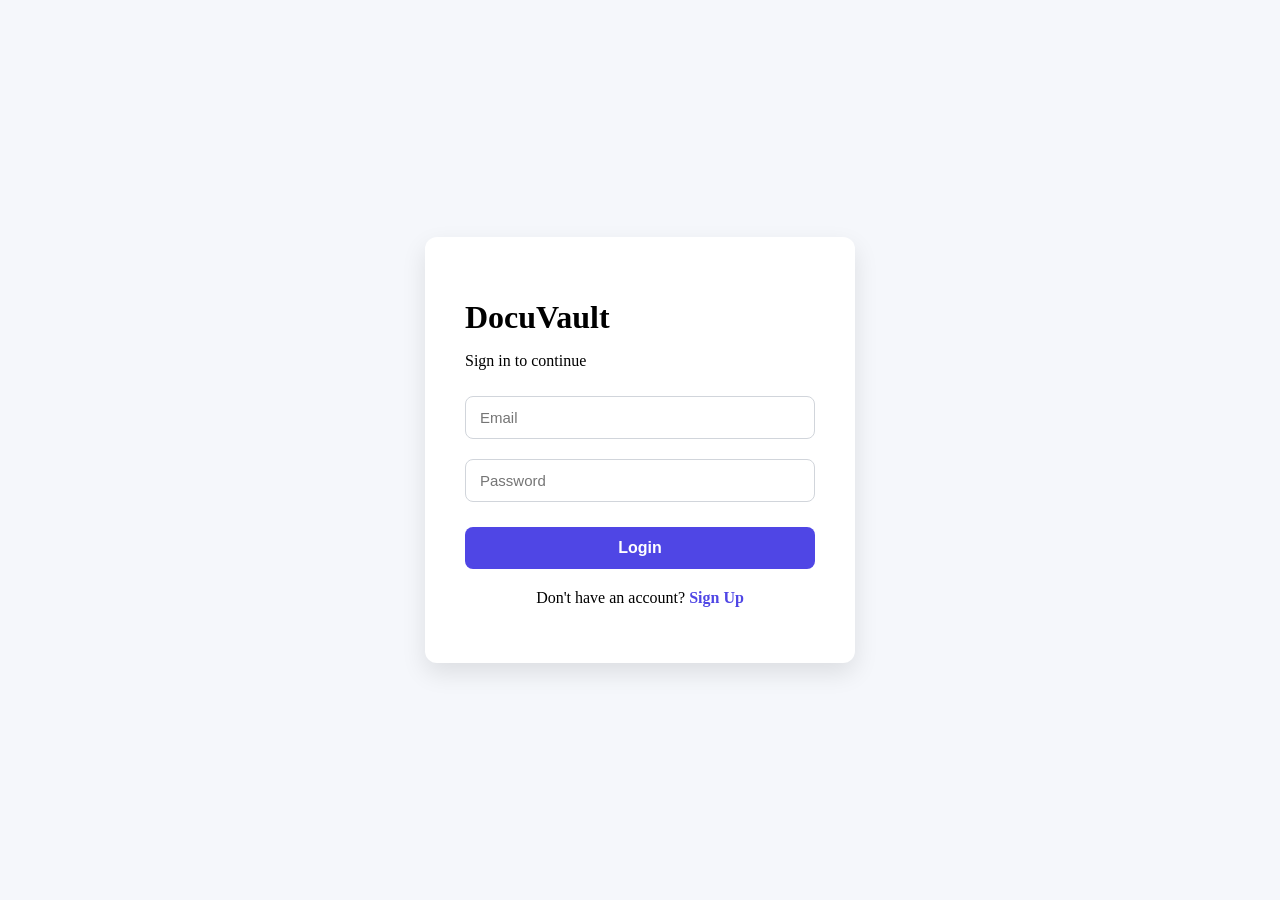
<file: frontend/index.html>
<!DOCTYPE html>
<html lang="en">

<head>

    <meta charset="UTF-8">
    <meta name="viewport"
          content="width=device-width, initial-scale=1.0">

    <title>DocuVault Enterprise</title>

    <link rel="stylesheet" href="style.css">

</head>

<body>

    <!-- ================= HEADER ================= -->

        <div class="header-container">

            <div class="brand">

                <div class="brand-logo">

                    <svg xmlns="http://www.w3.org/2000/svg"
                         fill="none"
                         viewBox="0 0 24 24"
                         stroke-width="2"
                         stroke="currentColor">

                        <path stroke-linecap="round"
                              stroke-linejoin="round"
                              d="M3.75 7.5h16.5m-16.5 4.5h16.5m-16.5 4.5h10.5"/>

                    </svg>

                </div>

                <div>

                    <h1>DocuVault</h1>
                    <span class="badge">
                        Intelligent Invoice Repository
                    </span>

                </div>

            </div>

            <div class="search-wrapper">

                <svg class="search-icon"
                     xmlns="http://www.w3.org/2000/svg"
                     fill="none"
                     viewBox="0 0 24 24"
                     stroke-width="2"
                     stroke="currentColor">

                    <path stroke-linecap="round"
                          stroke-linejoin="round"
                          d="m21 21-4.35-4.35M10.5 18a7.5 7.5 0 1 1 0-15a7.5 7.5 0 0 1 0 15z"/>

                </svg>

                <input
                    type="text"
                    id="search-input"
                    placeholder="Search stored invoices..."
                >

            </div>

        </div>

    </header>

    <!-- ================= MAIN ================= -->

    <main class="dashboard">

        <!-- ================= Upload Card ================= -->

        <section class="upload-card">

            <div class="section-title">

                <h2>Upload Invoice</h2>

                <p>

                    Upload invoice images or PDF documents.
                    The system will automatically extract
                    structured information using OCR and AI.

                </p>

            </div>

            <div class="upload-box">

                <input
                    type="file"
                    id="file-input"
                    class="hidden-input"
                >

                <label
                    for="file-input"
                    class="upload-area">

                    <div class="upload-icon">

                        <svg xmlns="http://www.w3.org/2000/svg"
                             fill="none"
                             viewBox="0 0 24 24"
                             stroke-width="2"
                             stroke="currentColor">

                            <path stroke-linecap="round"
                                  stroke-linejoin="round"
                                  d="M12 16V4m0 0l-4 4m4-4l4 4M5 20h14"/>

                        </svg>

                    </div>

                    <h3>Drag & Drop</h3>

                    <p>or click to browse files</p>

                    <small>

                        Supported :
                        PDF,
                        PNG,
                        JPG,
                        JPEG,
                        DOC,
                        DOCX

                    </small>

                </label>

            </div>

            <div class="selected-file">

                <strong>Selected File</strong>

                <div id="file-name">

                    No file selected

                </div>

            </div>

            <!-- Processing Status -->

            <div
                id="processing-status"
                class="processing-status"
                style="display:none;">

                ⏳ Processing invoice...

            </div>

            <!-- Upload Progress -->

            <div
                id="progress-container"
                class="progress-wrapper">

                <div class="progress-track">

                    <div
                        id="progress-bar"
                        class="progress-fill">

                    </div>

                </div>

            </div>

            <div
                id="upload-status"
                class="status-alert">

            </div>

            <button
                id="submit-btn"
                class="primary-btn"
                disabled>

                Upload Invoice

            </button>

        </section>
            <!-- ================= Stored Files ================= -->

        <section class="files-card">

            <div class="section-title">

                <h2>Stored Documents</h2>

                <p>

                    All uploaded documents are stored securely and
                    can be searched or downloaded at any time.

                </p>

            </div>

            <div class="table-header">

                <div class="header-name">

                    File

                </div>


                <div class="header-download">

                    Download

                </div>

            </div>

            <div
                id="file-gallery"
                class="file-list">

            </div>

        </section>

    </main>

    <!-- ================= Footer ================= -->

    <footer class="footer">

        <p>

            DocuVault Enterprise • Intelligent Invoice Management System

        </p>

    </footer>

    <script src="script.js"></script>

</body>

</html>
</file>
<file: frontend/style.css>
/* =======================
   Global
======================= */

*{
    margin:0;
    padding:0;
    box-sizing:border-box;
}

body{
    font-family:Segoe UI,Arial,sans-serif;
    background:#f4f7fb;
    color:#1f2937;
}

/* =======================
   Header
======================= */

.app-header{
    background:#ffffff;
    box-shadow:0 2px 10px rgba(0,0,0,.06);
    position:sticky;
    top:0;
    z-index:100;
}

.header-container{
    max-width:1400px;
    margin:auto;
    padding:18px 40px;
    display:flex;
    justify-content:space-between;
    align-items:center;
}

.brand{
    display:flex;
    align-items:center;
    gap:15px;
}

.brand-logo{
    width:50px;
    height:50px;
    border-radius:14px;
    background:#2563eb;
    color:white;
    display:flex;
    justify-content:center;
    align-items:center;
}

.brand-logo svg{
    width:28px;
}

.brand h1{
    font-size:28px;
}

.badge{
    display:inline-block;
    margin-top:4px;
    background:#e8f0ff;
    color:#2563eb;
    padding:4px 10px;
    border-radius:20px;
    font-size:12px;
}

/* =======================
   Search
======================= */

.search-wrapper{
    width:360px;
    position:relative;
}

.search-wrapper input{
    width:100%;
    padding:14px 18px 14px 45px;
    border:1px solid #d7dde8;
    border-radius:10px;
    outline:none;
    font-size:15px;
}

.search-wrapper input:focus{
    border-color:#2563eb;
}

.search-icon{
    width:20px;
    position:absolute;
    top:14px;
    left:14px;
    color:#777;
}

/* =======================
   Dashboard
======================= */

.dashboard{
    max-width:1300px;
    margin:40px auto;
    padding:0 30px;
}

/* =======================
   Cards
======================= */

.upload-card,
.files-card{

    background:white;

    border-radius:16px;

    padding:30px;

    box-shadow:0 10px 30px rgba(0,0,0,.08);

    margin-bottom:35px;

}

/* =======================
   Titles
======================= */

.section-title h2{
    font-size:28px;
    margin-bottom:10px;
}

.section-title p{
    color:#6b7280;
    margin-bottom:25px;
}

/* =======================
   Upload
======================= */

.upload-area{

    display:flex;

    flex-direction:column;

    justify-content:center;

    align-items:center;

    border:2px dashed #9db7ef;

    border-radius:15px;

    background:#f9fbff;

    cursor:pointer;

    padding:50px;

    transition:.3s;

}

.upload-area:hover{

    background:#eef5ff;

    border-color:#2563eb;

}

.upload-icon{

    width:80px;

    height:80px;

    background:#2563eb;

    color:white;

    border-radius:50%;

    display:flex;

    justify-content:center;

    align-items:center;

    margin-bottom:20px;

}

.upload-icon svg{

    width:42px;

}

.upload-area h3{

    margin-bottom:10px;

    font-size:24px;

}

.upload-area p{

    color:#666;

}

.upload-area small{

    margin-top:10px;

    color:#888;

}

.hidden-input{

    display:none;

}

/* =======================
   Selected File
======================= */

.selected-file{

    margin-top:25px;

    padding:15px;

    background:#f5f7fb;

    border-radius:10px;

}

#file-name{

    margin-top:8px;

    color:#2563eb;

    font-weight:600;

}

/* =======================
   Button
======================= */

.primary-btn{

    margin-top:25px;

    width:100%;

    padding:16px;

    border:none;

    border-radius:10px;

    background:#2563eb;

    color:white;

    font-size:16px;

    cursor:pointer;

    transition:.3s;

}

.primary-btn:hover{

    background:#1e4fd8;

}

.primary-btn:disabled{

    background:#cbd5e1;

    cursor:not-allowed;

}

/* =======================
   Processing
======================= */

.processing-status{

    margin-top:20px;

    background:#fff7e6;

    color:#a16207;

    padding:15px;

    border-radius:10px;

    font-weight:600;

}

/* =======================
   Progress
======================= */

.progress-wrapper{

    margin-top:20px;

    display:none;

}

.progress-track{

    height:12px;

    border-radius:20px;

    background:#e5e7eb;

    overflow:hidden;

}

.progress-fill{

    width:0;

    height:100%;

    background:#2563eb;

    transition:.3s;

}

/* =======================
   Upload Status
======================= */

.status-alert{

    margin-top:18px;

    font-weight:600;

}

/* =======================
   Table Header
======================= */

.table-header{

    display:grid;

    grid-template-columns:6fr 1fr;

    align-items:center;

    padding:18px 22px;

    background:#f5f7fb;

    border-radius:12px;

    font-size:22px;

    font-weight:700;

    margin-bottom:15px;

}

/* =======================
   File List
======================= */

.file-list{

    max-height:520px;

    overflow-y:auto;

}

/* =======================
   File Card
======================= */

.repo-file-card{

    display:grid;

    grid-template-columns:6fr 1fr;

    align-items:center;

    padding:22px;

    border-bottom:1px solid #ececec;

}

.repo-file-card:hover{

    background:#f9fbff;

}

.file-meta-block{

    display:flex;

    align-items:center;

    gap:15px;

}

.extension-icon-box{

    width:54px;

    height:54px;

    border-radius:12px;

    display:flex;

    justify-content:center;

    align-items:center;

    font-size:28px;

    background:#f3f4f6;

}
.icon-pdf{

    background:#ef4444;

}

.icon-image{

    background:#0ea5e9;

}

.icon-word{

    background:#2563eb;

}

.extension-icon-box svg{

    width:25px;

}

.file-title-text{

    font-size:18px;

    font-weight:700;

    color:#1f2937;

}

.file-info{

    margin-top:8px;

    color:#6b7280;

    font-size:17px;

}

.upload-time{

    margin-top:8px;

    color:#656970;

    font-size:16px;

}

/* =======================
   Download
======================= */

.download-action-anchor{

    display:flex;

    justify-content:center;

    align-items:center;

    color:#000;

    text-decoration:none;

}

.download-action-anchor svg{

    width:28px;

    height:28px;

    stroke:#000;

    transition:.25s;

}

.download-action-anchor:hover svg{

    stroke:#2563eb;

    transform:scale(1.15);

}

/* =======================
   Footer
======================= */

.footer{

    text-align:center;

    padding:30px;

    color:#666;

}
</file>
<file: frontend/login.css>
body{

    margin:0;

    height:100vh;

    display:flex;

    justify-content:center;

    align-items:center;

    background:#f5f7fb;

    font-family:Segoe UI;

}

.login-container{

    width:350px;

    background:white;

    padding:40px;

    border-radius:12px;

    box-shadow:0 10px 25px rgba(0,0,0,.1);

}

.login-container h1{

    margin-bottom:10px;

}

input{

    width:100%;

    padding:12px;

    margin:10px 0;

    box-sizing:border-box;

}

button{

    width:100%;

    padding:12px;

    background:#4f46e5;

    color:white;

    border:none;

    cursor:pointer;

    border-radius:6px;

}

button:hover{

    background:#3730a3;

}

input {
    width: 100%;
    padding: 12px 14px;
    margin: 10px 0;
    border: 1px solid #d1d5db;
    border-radius: 8px;
    font-size: 15px;
    box-sizing: border-box;
    transition: 0.2s;
}

input:focus {
    outline: none;
    border-color: #4f46e5;
    box-shadow: 0 0 5px rgba(79,70,229,0.3);
}
button {
    width: 100%;
    padding: 12px;
    margin-top: 15px;
    background: #4f46e5;
    color: white;
    border: none;
    border-radius: 8px;
    cursor: pointer;
    font-size: 16px;
    font-weight: 600;
    transition: 0.3s;
}

button:hover {
    background: #3730a3;
}
#login-message {
    text-align: center;
    margin-top: 15px;
    font-weight: 600;
}
#toggleText {
    text-align: center;
    margin-top: 20px;
}

#toggleText a {
    color: #4f46e5;
    text-decoration: none;
    font-weight: 600;
}

#toggleText a:hover {
    text-decoration: underline;
}
</file>
